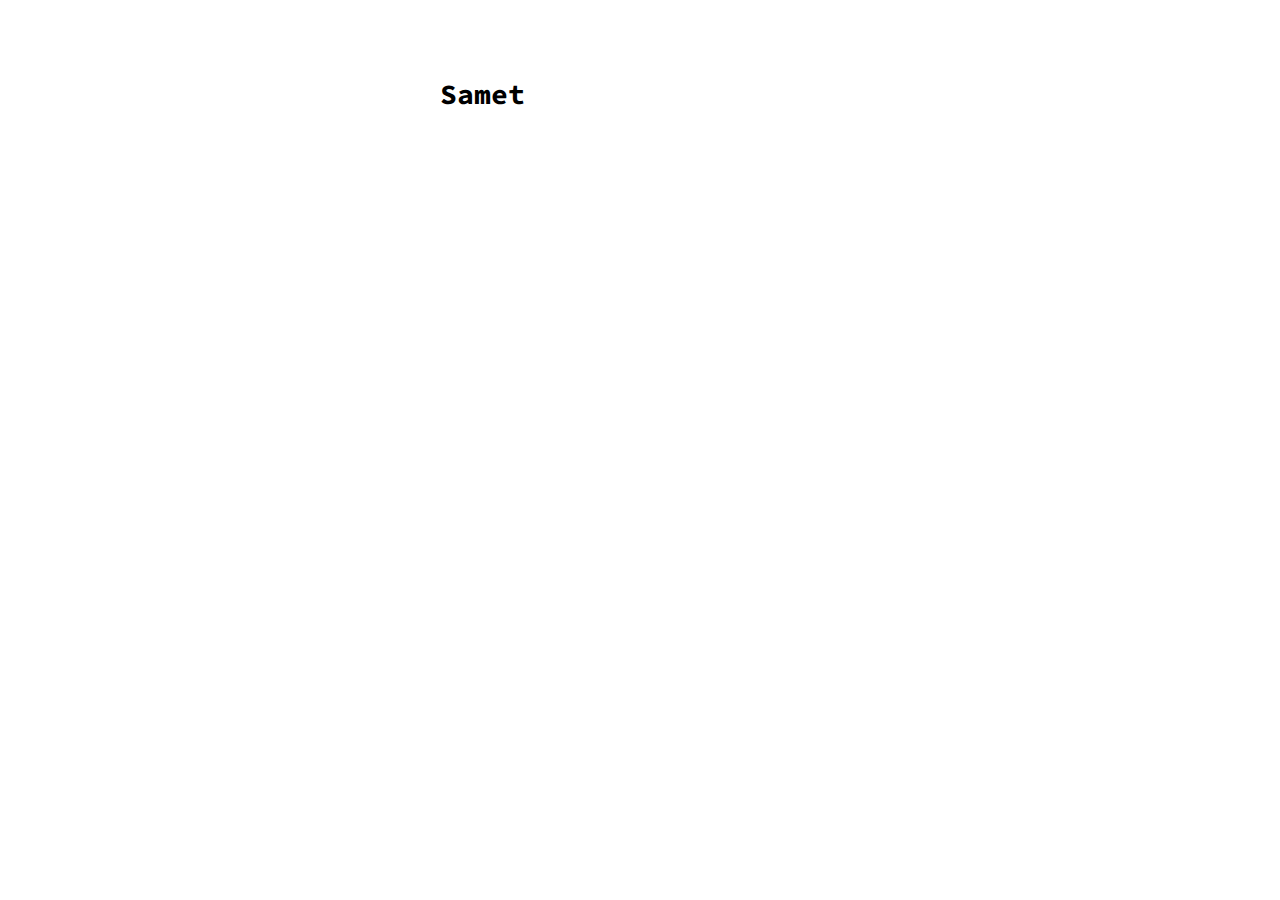
<file: index.html>
<!DOCTYPE html>
<html>

<head>
    <link rel="stylesheet" href="styles.css" >
    <title>Samet Karabulut</title>
</head>

<body>
    <p></p>
</body>
<script src="https://cdnjs.cloudflare.com/ajax/libs/jquery/3.3.1/jquery.min.js"></script>
<script src="./anm.js"></script>

</html>
</file>
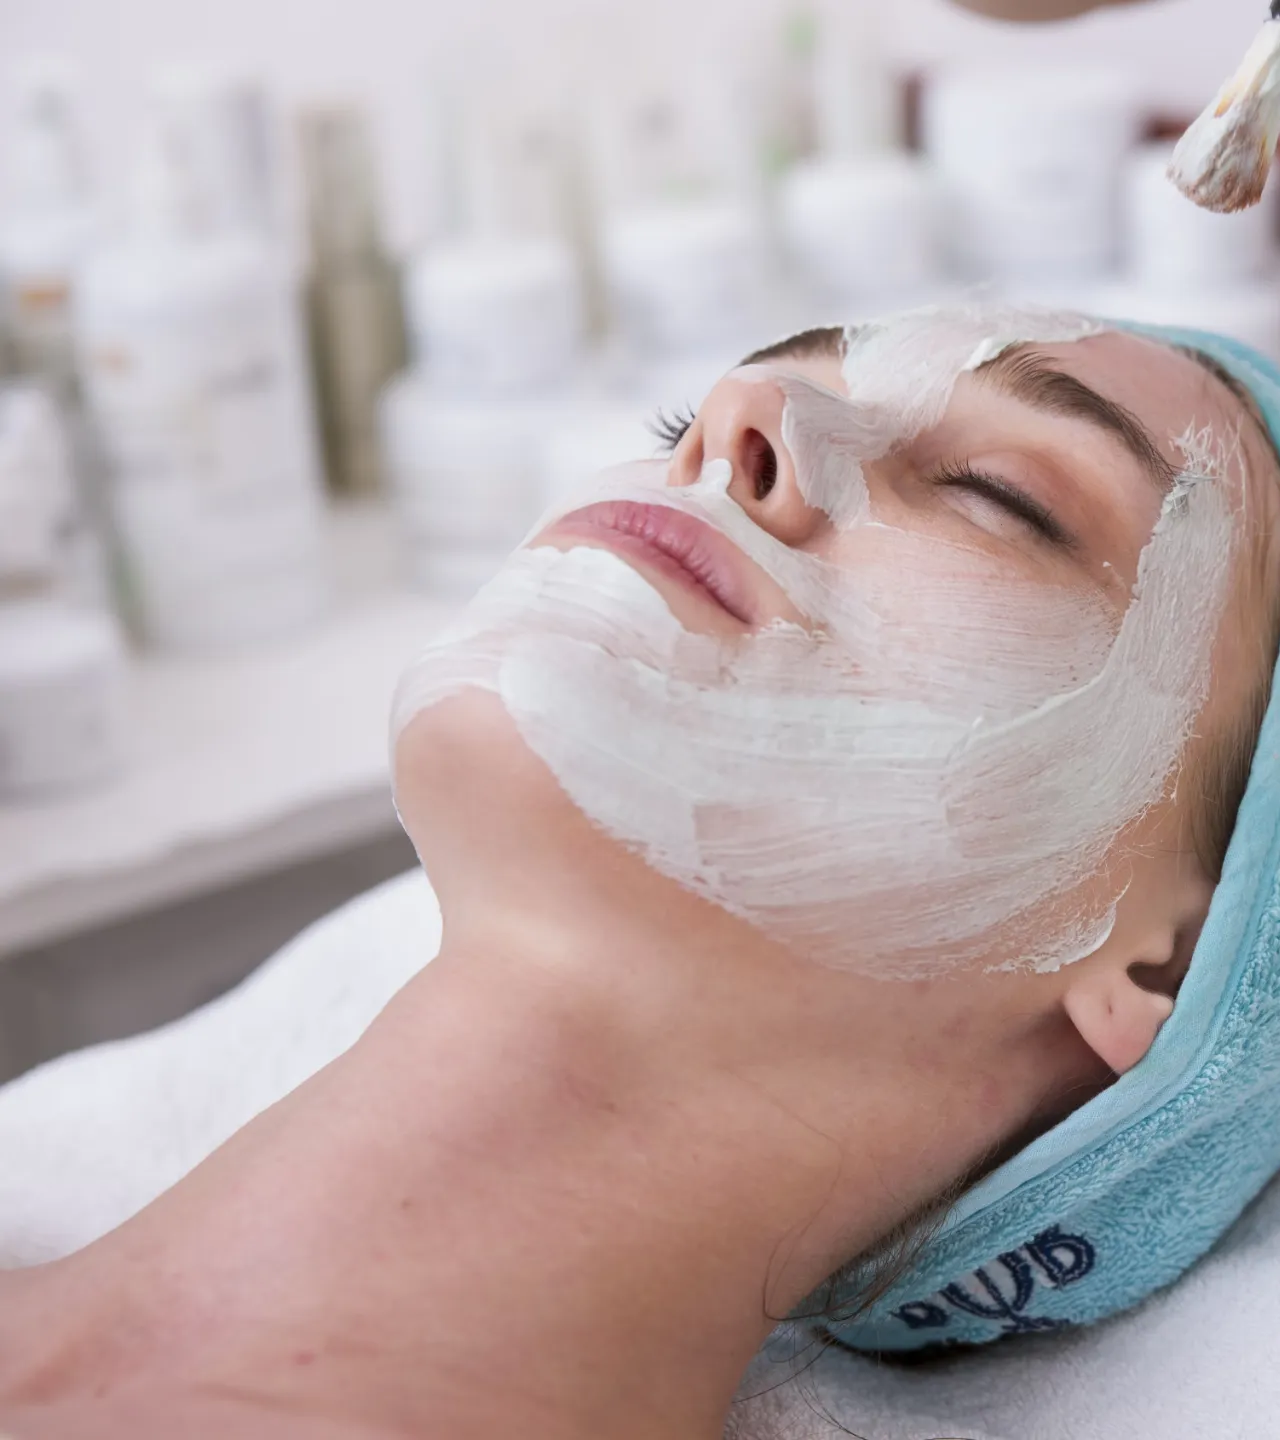
<file: Challanges/1-1/index.html>
<!DOCTYPE html>
    <html lang="tr">

    <head>
        <meta charset="UTF-8">
        <title>Login Page - Challange</title>
        <link rel="stylesheet" href="styles.css">
        <link rel="preconnect" href="https://fonts.googleapis.com">
        <link rel="preconnect" href="https://fonts.gstatic.com" crossorigin>
        <link href="https://fonts.googleapis.com/css2?family=Satisfy&family=Source+Code+Pro:ital,wght@1,900&display=swap" rel="stylesheet">

    </head>

    <body>
    <div class="container">

    <div  class="half">
        <img src="./assets/img/Image1.webp">
        <div>
            <h1>Hosgeldiniz</h1>

            <svg xmlns="http://www.w3.org/2000/svg" width="37.056" height="40" viewBox="0 0 37.056 40">
                <g data-name="Group 67">
                    <path data-name="Path 11711" d="M211.9-822.758c-1.587-.113-2.778-.057-4.65-4.6l-14.57-34.659-.006.015-.006-.015-8.268 19.083 5.5 1.221 2.712-6.584 4.315 11c-8.385-4.726-19.927-4.726-19.927-4.726s20.539 5.3 23.714 14.433q.1.3.178.587c.028.107.054.215.077.323l.022.062c.516 2.151.2 3.856-2.017 3.856v.738H211.9z" transform="translate(-174.846 862.018)" style="fill:#ddb20c"/>
                    <path data-name="Path 11712" d="m157.841-522.906-1.031-5.526-2.4 5.084-5.627-.724 4.127 3.907-2.4 5.093 4.926-2.7 4.08 3.862-1.033-5.536 4.982-2.736z" transform="translate(-148.786 553.896)" style="fill:#ddb20c"/>
                </g>
                </svg>

            <input type="text" placeholder="Kullanıcı Adı" id="username" required >
            <br>
            <br>

            <input type="password" placeholder="Şifre" id="password" required >
            <br>
            <br>
            <input type="submit" value="Gönder" class="btn">
        </div>
    </div>
    </div>
    </body>
    </html>
</file>
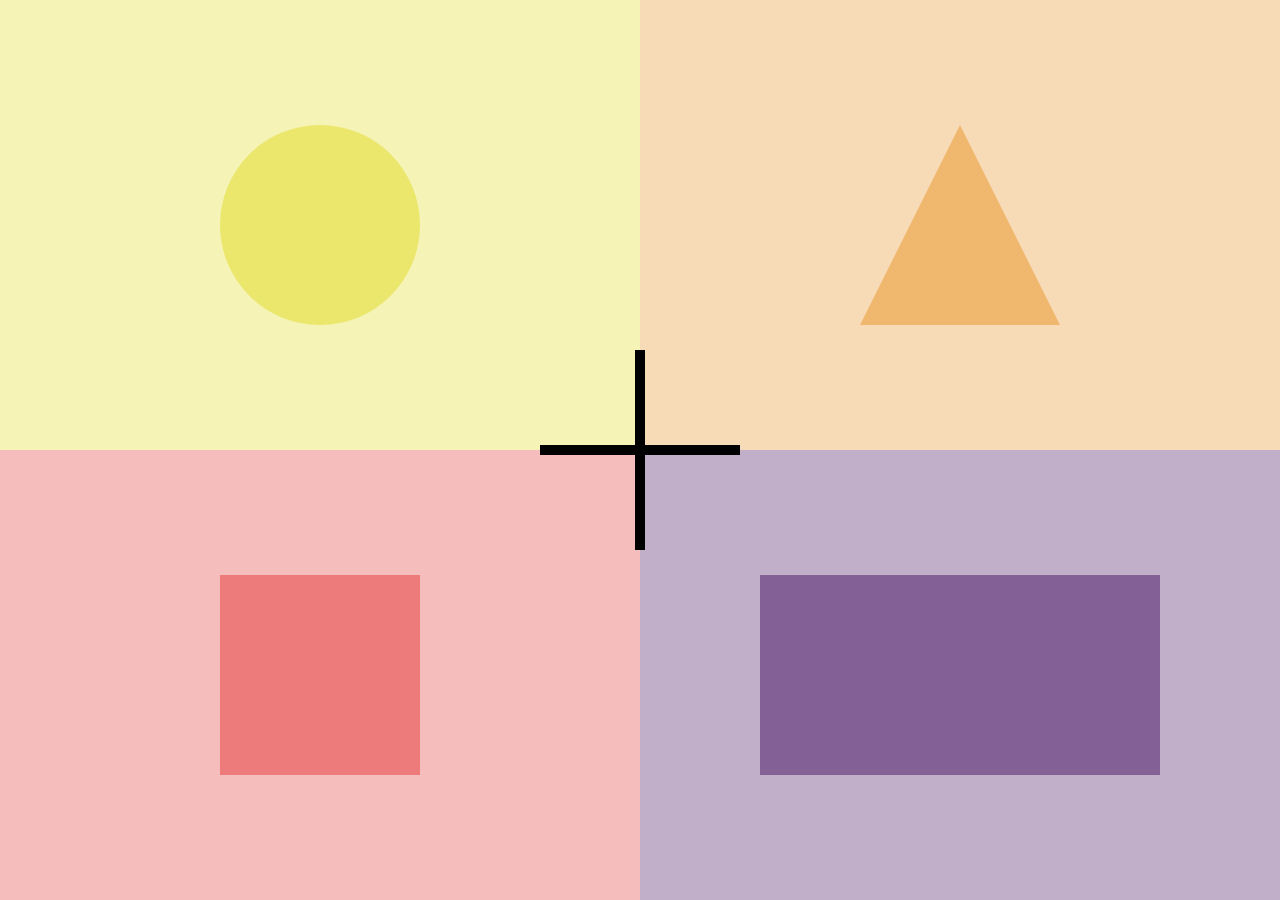
<file: Challanges/2/index.html>
<!DOCTYPE html>
<html>
    <head>
        <meta charset="UTF-8">
        <meta name="viewport" content="width=device-width, initial-scale=1.0">
<title>Shape's</title>
<link rel="stylesheet" href="styles.css">
    </head>
    <body>
        <div class="container">
        <div class="section section1">
            <div class="item hamza">
            </div>
        </div>
        <div class="section section2">
            <div class="item ucgen">
            </div>
        </div>
        <div class="section section3">
            <div class="item kare">
            </div>
        </div>
        <div class="section section4">
            <div class="item dikdortgen">
            </div>
            <div class="cross">
                <div class="line horizontal-line"></div>
                <div class="line vertical-line"></div>
            </div>
        </div>
        </div>
    </body>
</html>
</file>
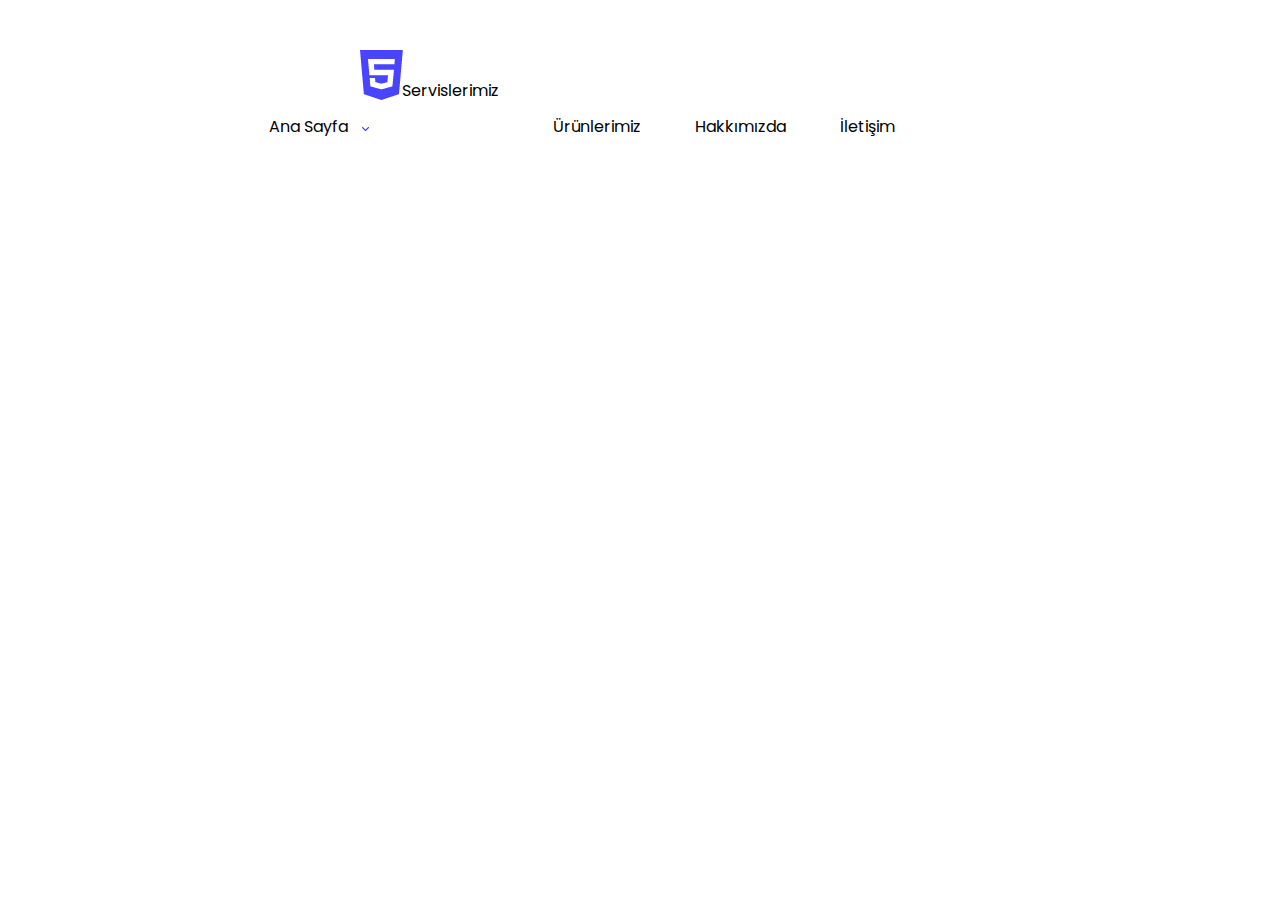
<file: Challanges/3/index.html>
<!DOCTYPE html>
    <html lang="tr">
        <head>
          <meta charset="UTF-8">
          <meta name="viewport" content="width=device-width, initial-scale=1.0">
          <title>Chakllange 3 - Samet Karabulut</title>
          <link rel="stylesheet" href="styles.css">
          <link rel="preconnect" href="https://fonts.googleapis.com">
          <link rel="preconnect" href="https://fonts.gstatic.com" crossorigin>
          <link href="https://fonts.googleapis.com/css2?family=Poppins:wght@300&family=Satisfy&family=Source+Code+Pro:ital,wght@1,900&display=swap" rel="stylesheet">
        </head>
        <body>
          <div>
          <img src="./html5.png" alt="logo" class="body-logo">
          <nav>
            <a href="#" class="nav-button">Ana Sayfa</a>
            <div class="nav-dropdown">
              <a href="#" class="nav-button">Servislerimiz</a> <img alt="arrow2" class="nav-arrow" src="./angle-down-solid.png">
              <div class="dropdown-content">
                <span class="dropdown-arrow" ><img src="./caret-down-solid.png" alt="smt"></span>
                <a href="#">Web Tasarım</a>
                <a href="#">Logo Tasarım</a>
                <a href="#">Afiş Tasarım</a>
              </div>
            </div>
            <a href="#" class="nav-button">Ürünlerimiz</a>
            <a href="#" class="nav-button">Hakkımızda</a>
            <a href="#" class="nav-button">İletişim</a>
            
          </nav>
        </div>
        </body>
        </html>
</file>
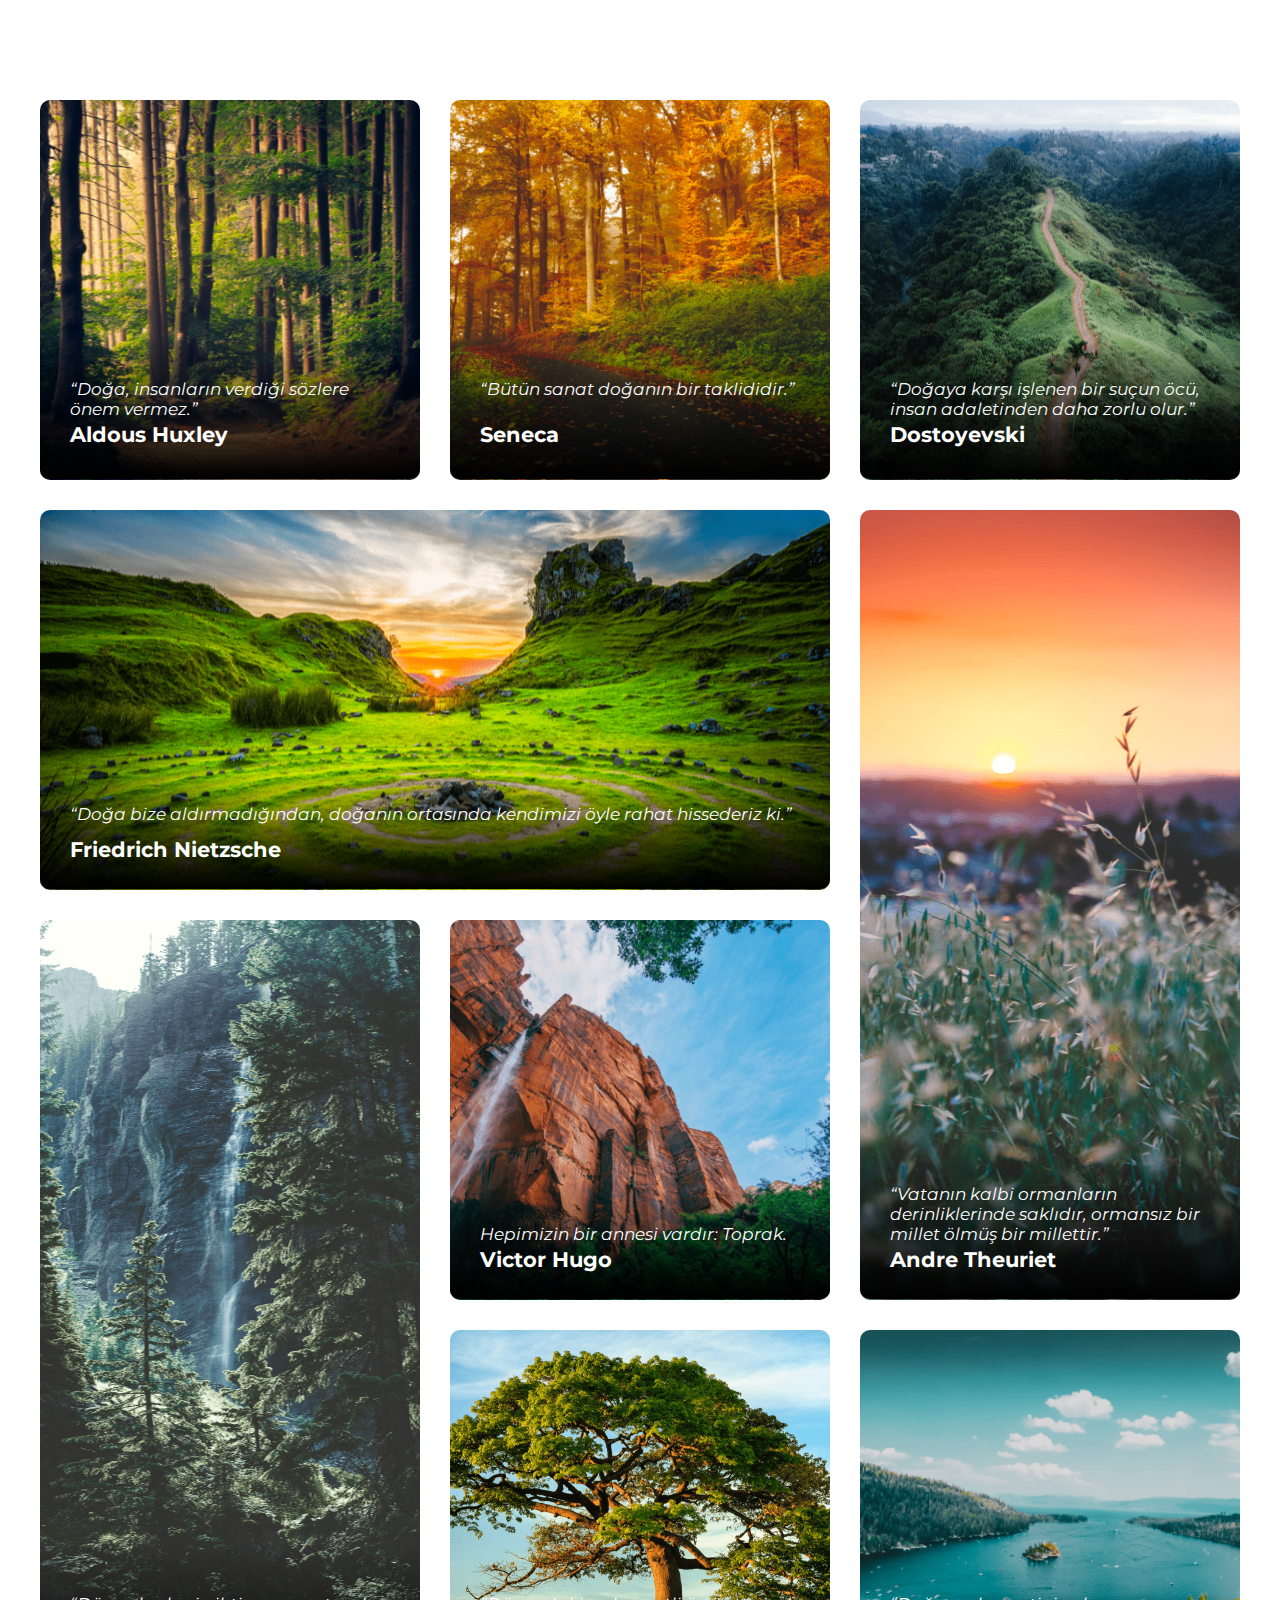
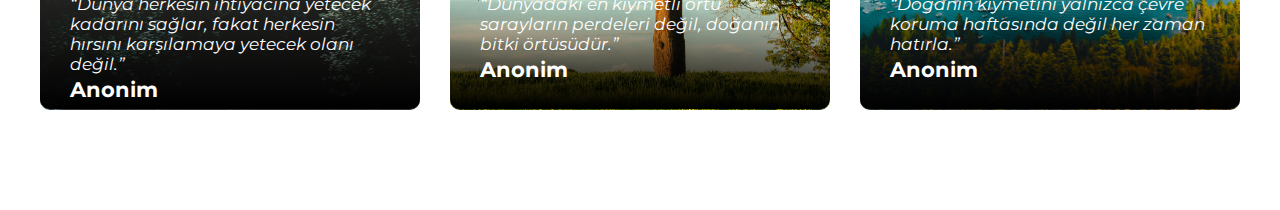
<file: Challanges/4/index.html>
<!DOCTYPE html>
<html lang="tr">
<head>
  <meta charset="UTF-8">
  <meta name="viewport" content="width=device-width, initial-scale=1.0">
  <title>Resim Galerisi</title>
  <link rel="stylesheet" href="styles.css">
  <link rel="preconnect" href="https://fonts.googleapis.com">
  <link rel="preconnect" href="https://fonts.gstatic.com" crossorigin>
  <link href="https://fonts.googleapis.com/css2?family=Montserrat:ital,wght@1,300&family=Poppins:wght@300&family=Satisfy&family=Source+Code+Pro:ital,wght@1,900&display=swap" rel="stylesheet">
</head>
<body>
<div class="gallery">
  <div class="gallery-item-type1" style="background-image: url(./assets/img/image3.png);">
  <div class="shadow">
    <div class="text1">“Doğa, insanların verdiği sözlere önem vermez.”</div>
    <div class="text1yz">Aldous Huxley</div>
  </div>
  </div>
  <div class="gallery-item-type1" style="background-image: url(./assets/img/image6.png);">
    <div class="shadow">
    <div class="text1">“Bütün sanat doğanın bir taklididir.”</div>
  <div class="text1yz" style="bottom: -50px;">Seneca</div>
  </div>
  </div>
  <div class="gallery-item-type1" style="background-image: url(./assets/img/image7.png)">
    <div class="shadow">
        <div class="text1">“Doğaya karşı işlenen bir suçun öcü, insan adaletinden daha zorlu olur.”</div>
  <div class="text1yz">Dostoyevski</div>
  </div>
  </div>
  <div class="gallery-item-type2 doldur1" style="background-image: url(./assets/img/image2.png)">
    <div class="shadow4">
      <div class="text2">“Doğa bize aldırmadığından, doğanın ortasında kendimizi öyle rahat hissederiz ki.”</div>
    <div class="text2yz">Friedrich Nietzsche</div>
   </div>
  </div>
  <div class="gallery-item-type3 doldur2" style="background-image: url(./assets/img/image4.png)">
    <div class="shadow5">
    <div class="text3">“Vatanın kalbi ormanların derinliklerinde saklıdır, ormansız bir millet ölmüş bir millettir.”</div>
    <div class="text3yz">Andre Theuriet</div>
    </div>
  </div>
  <div class="gallery-item-type3 doldur3" style="background-image: url(./assets/img/image5.png)">
    <div class="shadow5">
      <div class="text3">“Dünya herkesin ihtiyacına yetecek kadarını sağlar, fakat herkesin hırsını karşılamaya yetecek olanı değil.”</div>
      <div class="text3yz">Anonim</div>
      </div>
  </div>
  <div class="gallery-item-type1 doldur4" style="background-image: url(./assets/img/image8.png);">
    <div class="shadow6">
      <div class="text4">Hepimizin bir annesi vardır: Toprak.</div>
      <div class="text4yz">Victor Hugo</div>
      </div>
  </div>
  <div class="gallery-item-type1 doldur5" style="background-image: url(./assets/img/image9.png);">
    <div class="shadow6">
      <div class="text5">“Dünyadaki en kıymetli örtü sarayların perdeleri değil, doğanın bitki örtüsüdür.”</div>
      <div class="text5yz">Anonim</div>
      </div>
  </div>
  <div class="gallery-item-type1 doldur6" style="background-image: url(./assets/img/image10.png);">
    <div class="shadow6">
      <div class="text5">“Doğanın kıymetini yalnızca çevre koruma haftasında değil her zaman hatırla.”</div>
      <div class="text5yz">Anonim</div>
      </div>
  </div>
</div>

</body>
</html>
</file>
<file: styles.css>
@import url('https://fonts.googleapis.com/css?family=Source+Code+Pro');

body{
  padding: 40px;  
  justify-content: center;
  align-items: center;
  display: flex;

}

p{
  font-family: 'Source Code Pro', monospace;  
  font-size: 28px;
  font-weight: bold;
  width: 400px;
}
/* Animation */
/*
p {
  animation: animated-text 4s steps(29,end) 1s 1 normal both,
             animated-cursor 600ms steps(29,end) infinite;
}

p: nth-child(2)
{
    white-space:nowrap;
    overflow:hidden;    
   animation: animated-text2 4s steps(29,end) 1s 1 normal both;
    -webkit-animation-delay: 5s; 
    animation-delay: 5s;
    -webkit-animation-fill-mode: forwards;
    animation-fill-mode: forwards;
}*/

/* text animation */

/*@keyframes animated-text{
  from{width: 0;}
  to{width: 472px;}
}

@keyframes animated-text2{
  from{width: 0;}
  to{width: 472px;}
}

/* cursor animations */

/*@keyframes animated-cursor{
  from{border-right-color: rgba(0,255,0,.75);}
  to{border-right-color: transparent;}
}
</file>
<file: Challanges/1-1/styles.css>
*{
    margin: 0;
}

.container{
    display: flex;
}

.half{
    display: flex;
}

.half img{
   
}
</file>
<file: Challanges/2/styles.css>
body {
    margin: auto;
}


  .container {
    display: grid;
    grid-template-columns: repeat(2, 1fr);
    grid-template-rows: repeat(2, 1fr);
    width: 100vw;
    height: 100vh;
    
  }

.item {
  border: 0px solid #333;
  display: flex;
  align-items: center;
  justify-content: center;
}

.ucgen{
  
  width: 0;
  height: 0;
  border-left: 100px solid transparent;
  border-right: 100px solid transparent;
  border-bottom: 200px solid rgb(240, 184, 110);
}


.kare{
  width: 200px; 
  height: 200px; 
  background-color: rgb(237, 123, 123);;
  margin: 20px;
}

.dikdortgen{
  width: 400px; 
  height: 0; 
  border-bottom: 200px solid rgb(131, 96, 150); 
  }
  .hamza{
  width: 200px;
  height: 200px;
  background-color: rgb(235, 231, 108);
  border-radius: 50%; 
}



.section {
  display: flex;
  align-items: center;
  justify-content: center;
}

.section1 {
  background-color: rgba(235, 231, 108, 0.5);
}
.section2 {
  background-color: rgba(240, 184, 110, 0.5);
}

.section3 {
  background-color: rgba(237, 123, 123, 0.5);
}

.section4 {
  background-color:rgba(131, 96, 150, 0.5);
}

.cross {
  position: absolute;
  top: 50%;
  left: 50%;
  transform: translate(-50%, -50%);
  width: 200px;
  height: 200px;
}

.line {
  position: absolute;
  background-color: black;
}

.horizontal-line {
  width: 200px;
  height: 10px;
  top: 50%;
  left: 0;
  transform: translateY(-50%);
}

.vertical-line {
  width: 10px;
  height: 200px;
  top: 0;
  left: 50%;
  transform: translateX(-50%);
}
</file>
<file: Challanges/3/styles.css>
body nav{
  position: absolute;
  top: 63px;
  right: 360px; 
}

.body-logo{
  position: absolute;
  top: 50px;
  left: 360px; 
}

.nav-button {
  display: inline-block;
  padding: 10px 20px;
  margin: 5px;
  text-decoration: none;
  background-color: transparent;
  color: black;
  border: none;
  border-radius: 5px;
  font-family: Poppins;
}

.nav-button:hover {
  color: #4844ff;
}

.nav-dropdown {
  position: relative;
  display: inline-block;
}

.dropdown-content {
    display: none;
    position: absolute;
    background-color: #6c69ff;
    width: 200px;
    box-shadow: 0px 8px 16px 0px rgba(0,0,0,0.2);
    z-index: 1;
    text-align: center;
    top: 100%;
    left: 50%;
    transform: translateX(-50%);
    border-radius: 10px;
  }
.nav-dropdown:hover .dropdown-content {
  display: block;
}

.dropdown-content a {
    display: block;
    padding: 5px;
    color: #fff;
    text-decoration: none;
    margin-top: 10px;
    margin-bottom: 10px; 
    font-family: Poppins;
  }

  .dropdown-arrow {
        position: absolute;
        top: -12px;
        left: -0px;
        width: 100%;
        height: 100%;
        z-index: 1;     
  }

.nav-arrow{
    top: 0;
    left: 0;
    z-index: 1; 
    margin-left: -15px;
}
</file>
<file: Challanges/4/styles.css>
body{
    align-items: center;
    margin-top: 100px;
    margin-bottom: 100px;
    
}
  .gallery{
    display: grid;
    justify-content:center;
    align-items: center;
    grid-template-columns: 380px 380px 380px;
    grid-gap: 30px;
  }
  
  .gallery-item-type1 {
    width: 380px;
    height: 380px;
    object-fit:contain;
    border-radius: 10px;
    gap: 30px;
    background-image: linear-gradient(to bottom, rgba(0, 0, 0, 0), #000);
    background-position: center;
  }
  
  
  .gallery-item-type2 {
      width: 790px;
      height: 380px;
      object-fit:contain;
      border-radius: 10px;
      gap: 30px;
      place-self: normal;
      flex-wrap: wrap;
      background-position: center;
    }
    
  .gallery-item-type3 {
      width: 380px;
      height: 790px;
      object-fit:contain;
      border-radius: 10px;
      gap: 30px;
      background-position: center;
    }
  
  .text1{
      position: relative;
      font-family: 'Montserrat', sans-serif;
      left: 30px;
      bottom: -40px;
      color: #fff;
      font-style: italic;
      font-size: 17px;
      font-weight: normal;
      font-stretch: normal;
      margin: 0 0 10px;
      z-index: 1;
      max-width: 320px;
  }
  
  
  .text1yz{
      position: relative;
      font-family: 'Montserrat', sans-serif;
      left: 30px;
      bottom: -30px;
      color: #fff;
      font-style: normal;
      font-size: 21px;
      font-weight: bold;
      font-stretch: normal;
      margin: 0 0 10px;
      line-height: 1.52;
      z-index: 1;
  }
  
  
  .shadow{
      background-image: linear-gradient(to bottom, rgba(0, 0, 0, 0), #000);
      position: relative;
      top: 239px;
      width: 380px;
      height: 140px;
      object-fit: fill;
      border-radius: 10px;
      z-index: 0;
  }
  
  * {
      box-sizing: border-box;
    }

    .nullpage {
      content: "";
      width: 360px;
      height: 380px;
    }

    .doldur1{
      grid-column: 1 / 2;
    }

    .doldur2{
      grid-row: 2 / span 2;
      grid-column: 3
    }

    .doldur3{
      grid-row: 3 / span 2;
      grid-column: 1;
    }
.doldur4{
  grid-row: 3;
  grid-column: 2;
}

.doldur5{
  grid-column: 2;
  grid-row: 4;
}


.doldur6{
  grid-column: 3;
  grid-row: 4;
}



.shadow2{
  background-image: linear-gradient(to bottom, rgba(0, 0, 0, 0), #000);
  position: relative;
  bottom: 0;
  width: 380px;
  height: 307px;
  object-fit: fill;
  border-radius: 10px;
  z-index: 0;
}


.shadow3{
  background-image: linear-gradient(to bottom, rgba(0, 0, 0, 0), #000);
  position: relative;
  bottom: 0;
  width: 380px;
  height: 287px;
  object-fit: fill;
  border-radius: 10px;
  z-index: 0;
}

.shadow4{
  background-image: linear-gradient(to bottom, rgba(0, 0, 0, 0), #000);
  position: relative;
  top: 264px;
  width: 790px;
  height: 115px;
  object-fit: fill;
  border-radius: 10px;
  z-index: 0;
}

.text2{
  position: relative;
  font-family: 'Montserrat', sans-serif;
  left: 30px;
  top: 30px;
  color: #fff;
  font-style: italic;
  font-size: 17px;
  font-weight: normal;
  font-stretch: normal;
  margin: 0 0 10px;
  z-index: 1;
  max-width: 790px;
}


.text2yz{
  position: relative;
  font-family: 'Montserrat', sans-serif;
  left: 30px;
  top: 30px;
  color: #fff;
  font-style: normal;
  font-size: 21px;
  font-weight: bold;
  font-stretch: normal;
  margin: 0 0 10px;
  line-height: 1.52;
  z-index: 1;
}


.shadow5{
  background-image: linear-gradient(to bottom, rgba(0, 0, 0, 0), #000);
  position: relative;
  top: 624px;
  width: 380px;
  height: 165px;
  object-fit: fill;
  border-radius: 10px;
  z-index: 0;
}

.text3{
  position: relative;
  font-family: 'Montserrat', sans-serif;
  left: 30px;
  top: 50px;
  color: #fff;
  font-style: italic;
  font-size: 17px;
  font-weight: normal;
  font-stretch: normal;
  margin: 0 0 10px;
  z-index: 1;
  max-width: 320px;
}


.text3yz{
  position: relative;
  font-family: 'Montserrat', sans-serif;
  left: 30px;
  top: 40px;
  color: #fff;
  font-style: normal;
  font-size: 21px;
  font-weight: bold;
  font-stretch: normal;
  margin: 0 0 10px;
  line-height: 1.52;
  z-index: 1;
}

.shadow6 {
  background-image: linear-gradient(to bottom, rgba(0, 0, 0, 0), #000);
  position: relative;
  top: 264px;
  width: 380px;
  height: 115px;
  object-fit: fill;
  border-radius: 10px;
  z-index: 0;
}

.text4{
  position: relative;
  font-family: 'Montserrat', sans-serif;
  left: 30px;
  bottom: -40px;
  color: #fff;
  font-style: italic;
  font-size: 17px;
  font-weight: normal;
  font-stretch: normal;
  margin: 0 0 10px;
  z-index: 1;
  max-width: 320px;
}


.text4yz{
  position: relative;
  font-family: 'Montserrat', sans-serif;
  left: 30px;
  bottom: -30px;
  color: #fff;
  font-style: normal;
  font-size: 21px;
  font-weight: bold;
  font-stretch: normal;
  margin: 0 0 10px;
  line-height: 1.52;
  z-index: 1;
}


.text5{
  position: relative;
  font-family: 'Montserrat', sans-serif;
  left: 30px;
  bottom: 0;
  color: #fff;
  font-style: italic;
  font-size: 17px;
  font-weight: normal;
  font-stretch: normal;
  margin: 0 0 10px;
  z-index: 1;
  max-width: 320px;
}


.text5yz{
  position: relative;
  font-family: 'Montserrat', sans-serif;
  left: 30px;
  bottom: 10px;
  color: #fff;
  font-style: normal;
  font-size: 21px;
  font-weight: bold;
  font-stretch: normal;
  margin: 0 0 10px;
  line-height: 1.52;
  z-index: 1;
}
</file>
